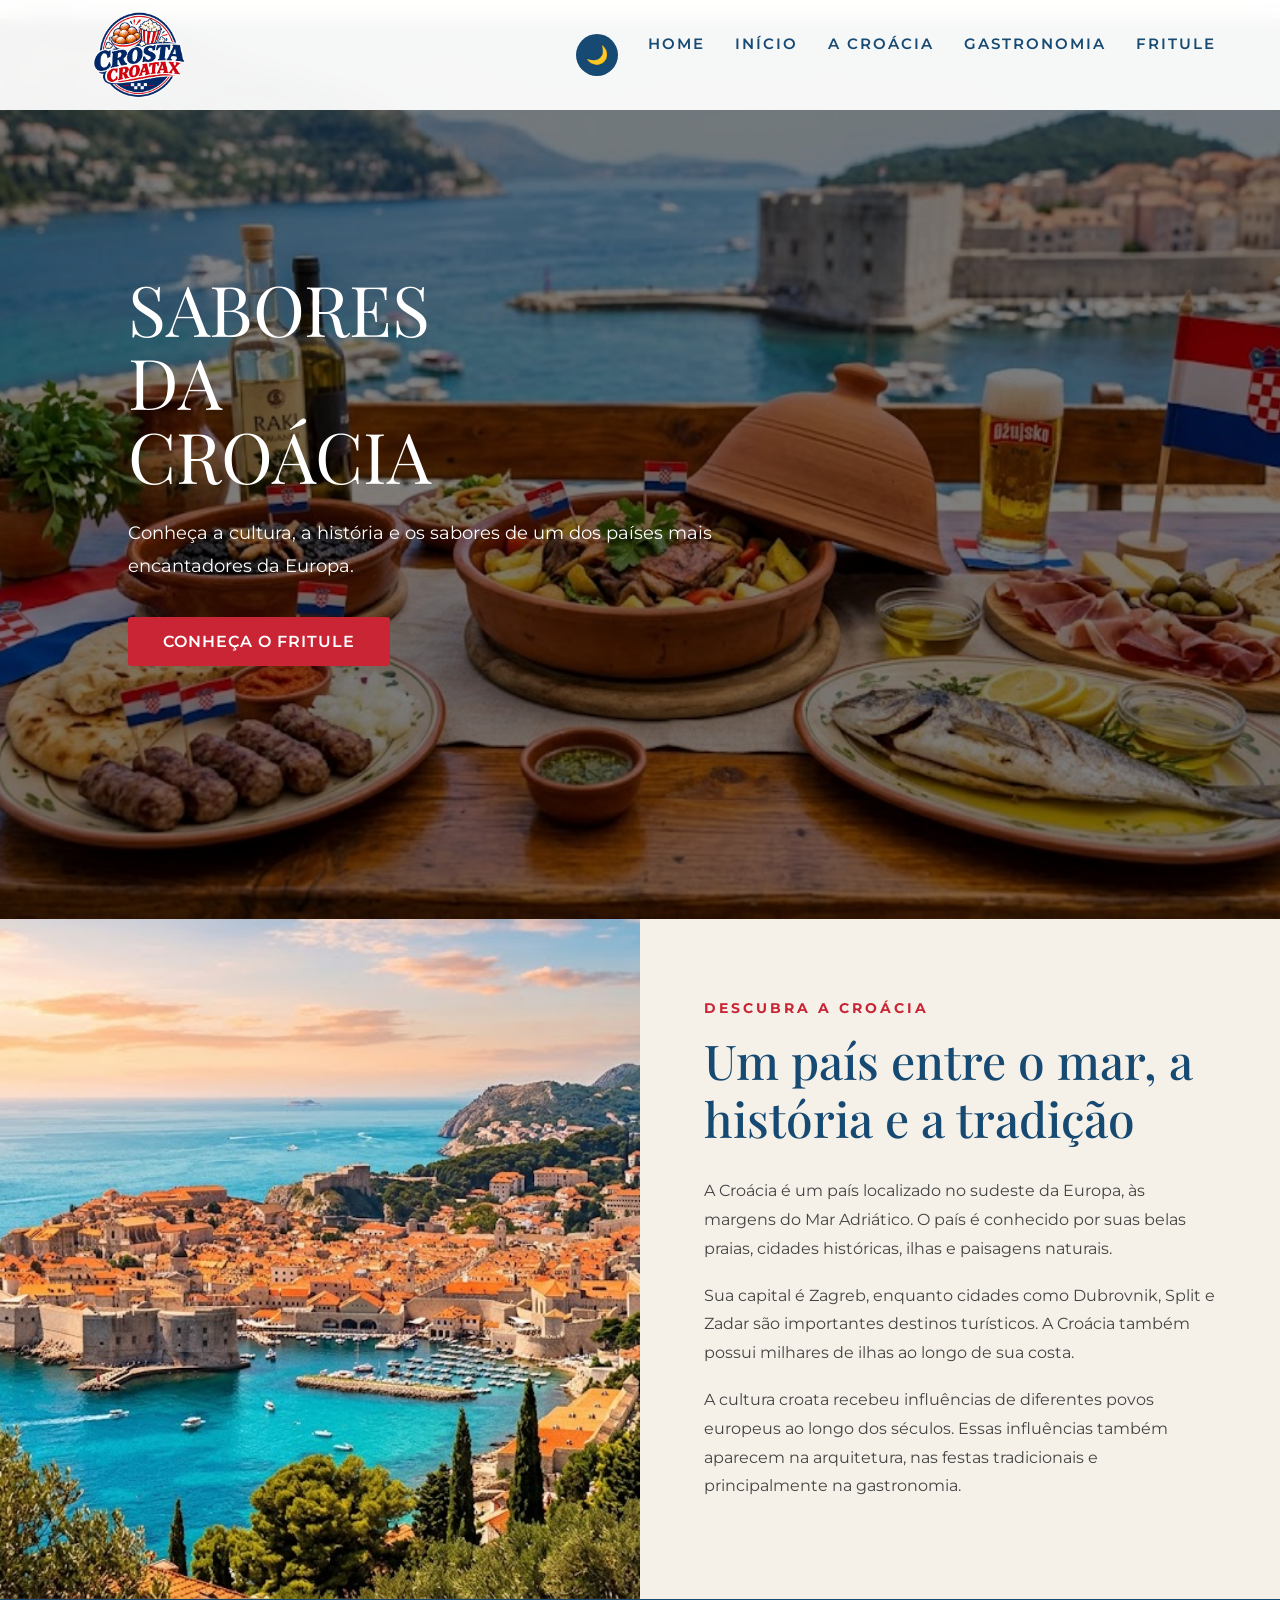
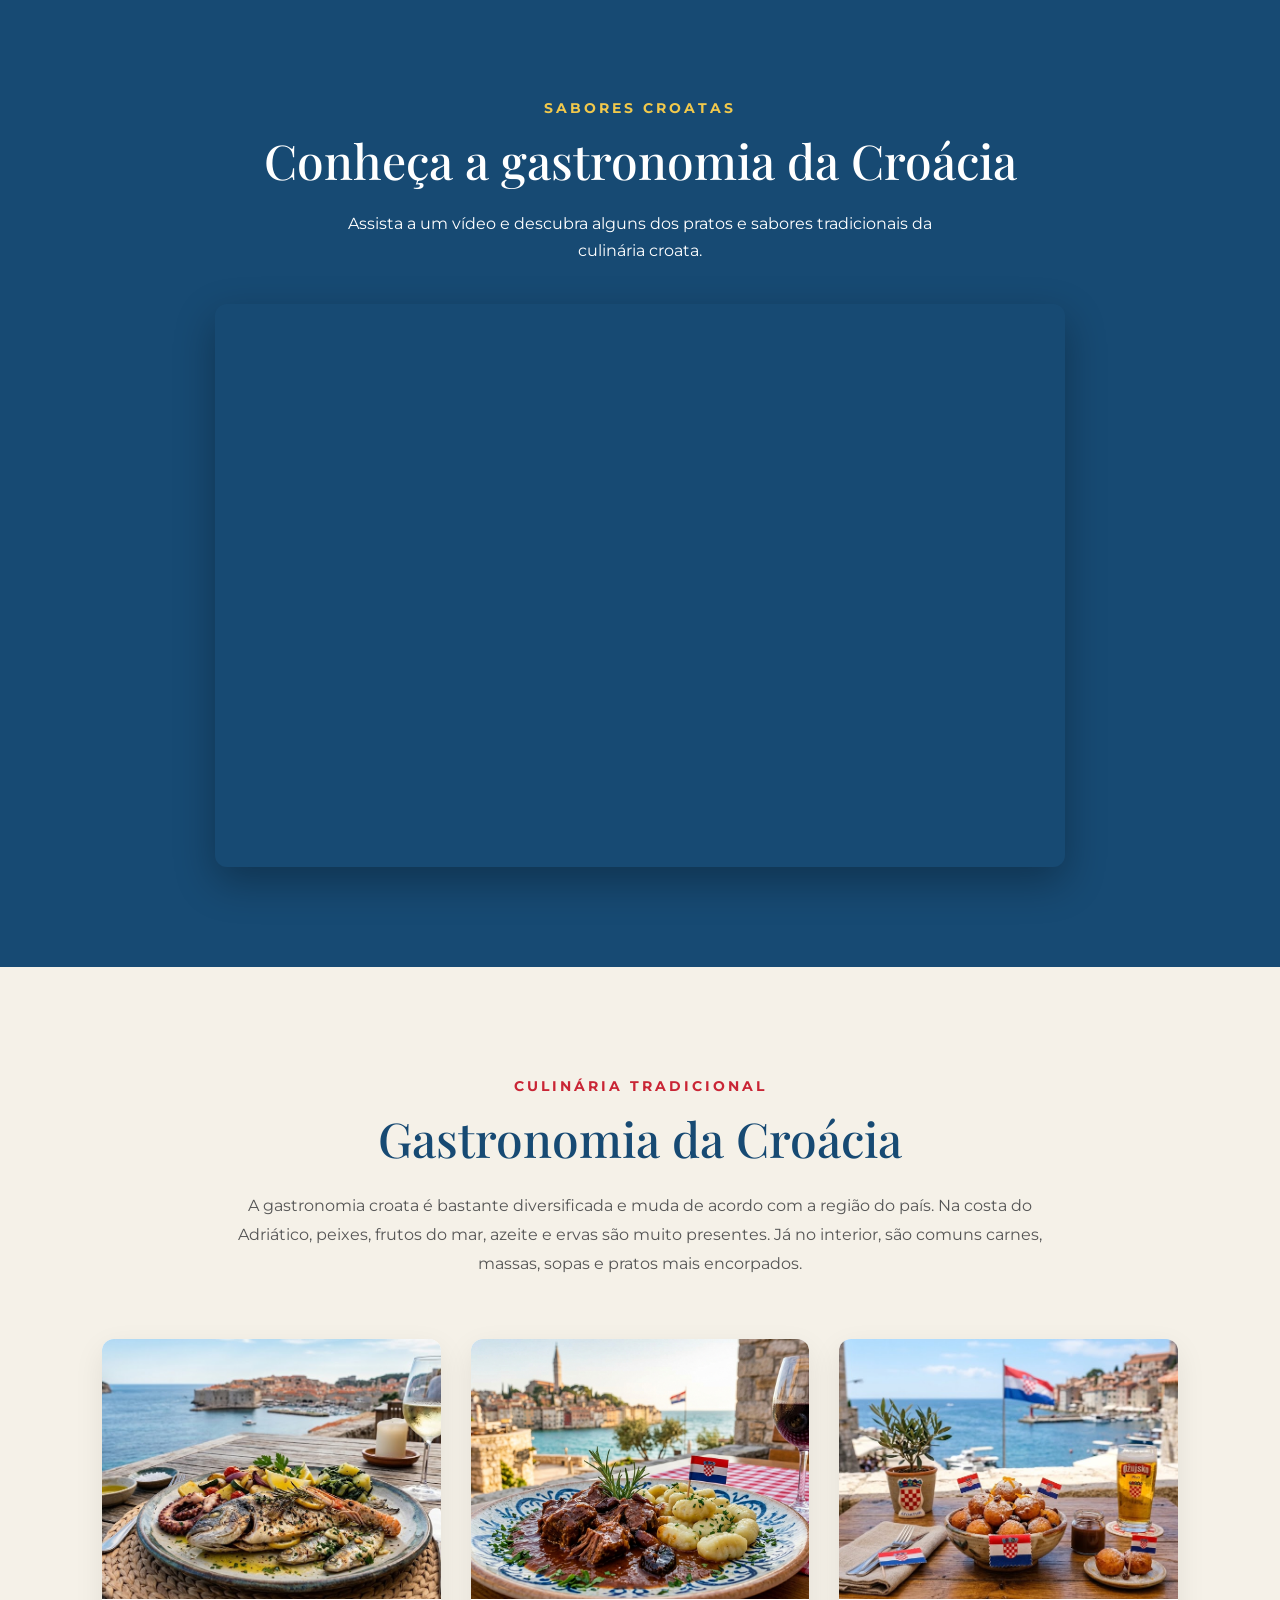
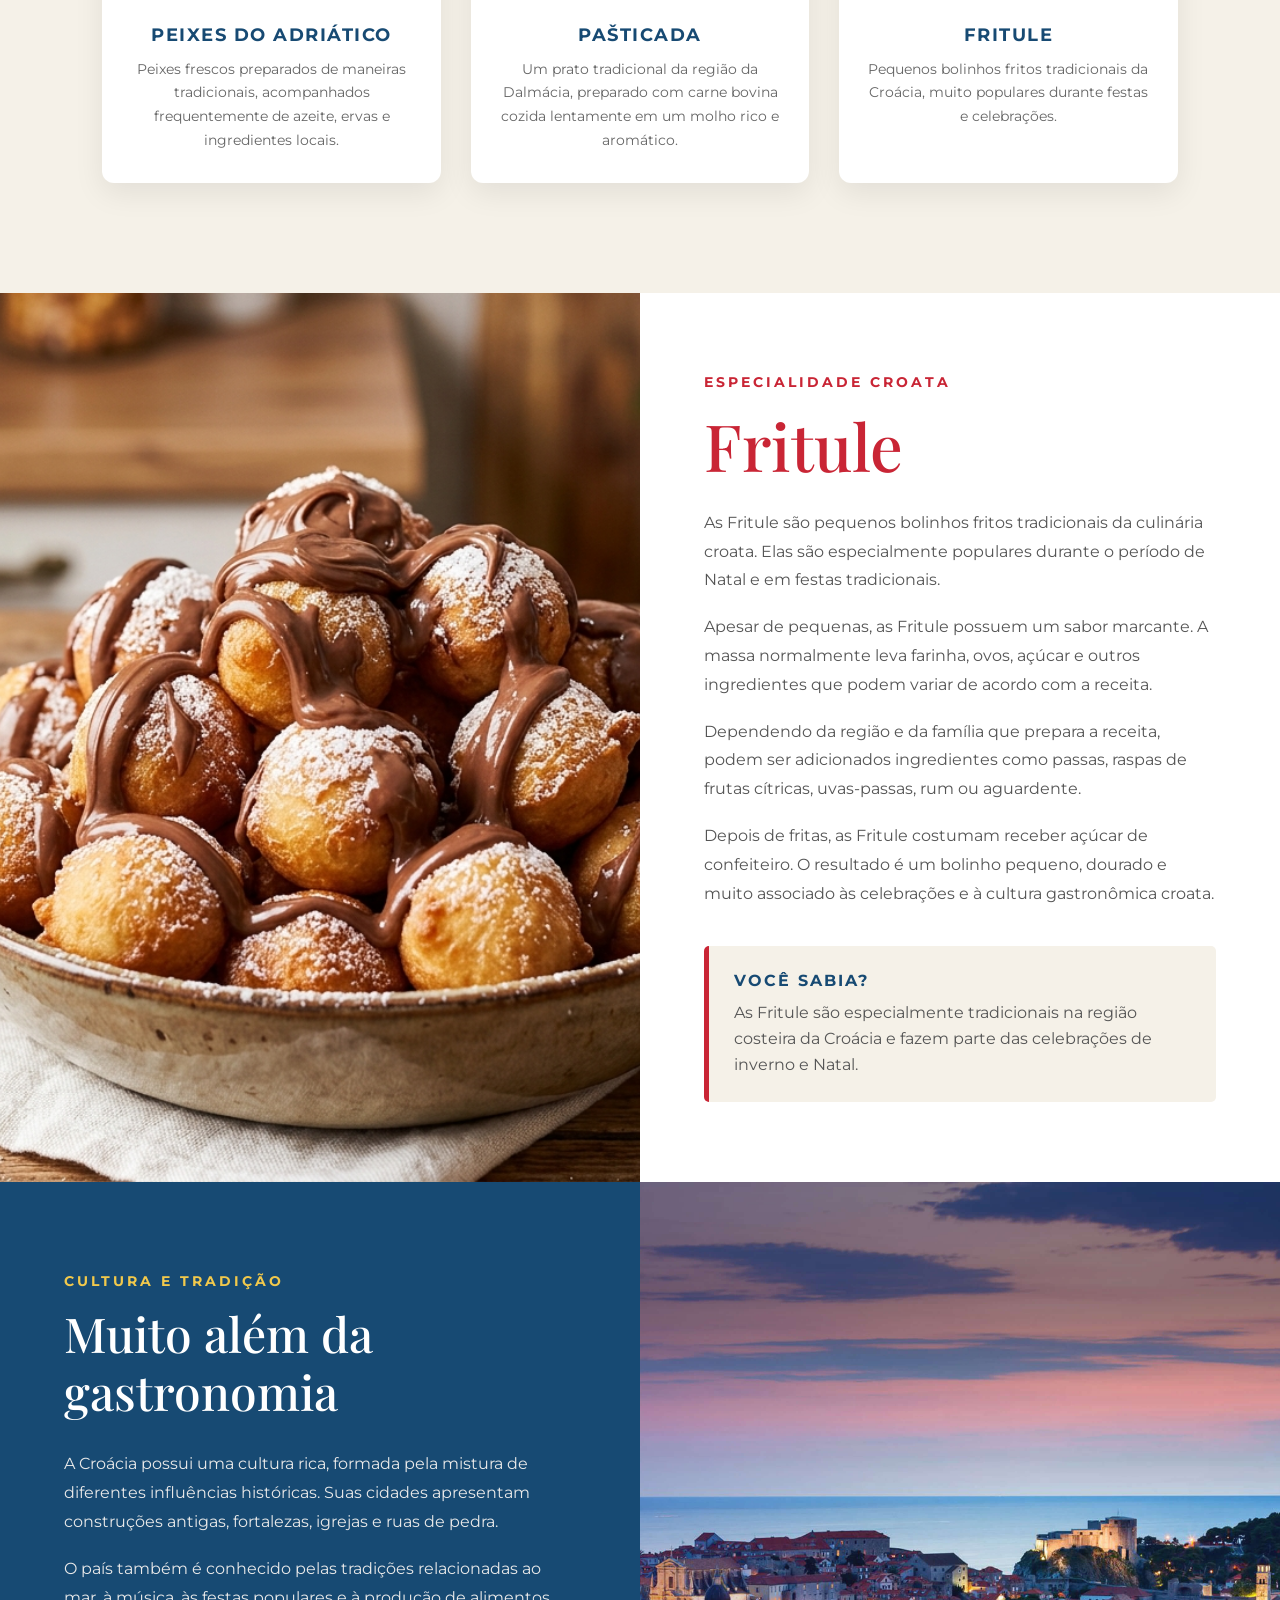
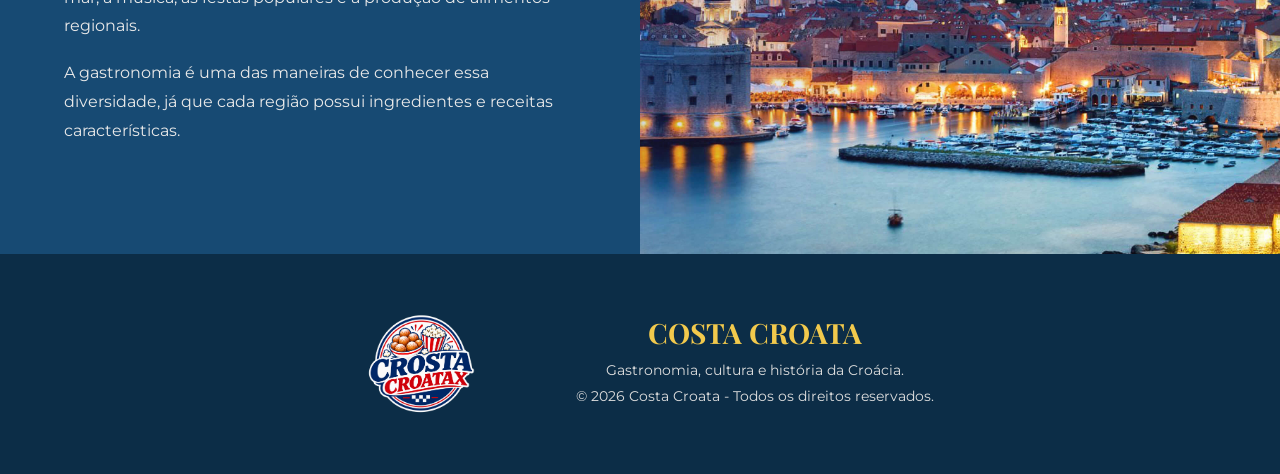
<file: CostaCroata.html>
```html
<!DOCTYPE html>
<html lang="pt-BR">

<head>
    <meta charset="UTF-8">
    <meta name="viewport" content="width=device-width, initial-scale=1.0">

    <title>Costa Croata | Gastronomia e Cultura da Croácia</title>

    <link rel="stylesheet" href="style- empreendedorismo.css
    ">

    <!-- Fontes -->
    <link rel="preconnect" href="https://fonts.googleapis.com">
    <link rel="preconnect" href="https://fonts.gstatic.com" crossorigin>

    <link href="https://fonts.googleapis.com/css2?family=Montserrat:wght@300;400;500;600;700&family=Playfair+Display:wght@400;500;600&display=swap" rel="stylesheet">
    <script src="script.js"></script>


</head>

<body>

    <!-- ================= HEADER ================= -->

    <header>

        <div class="logo">
            <!-- TROQUE A IMAGEM DO LOGO AQUI -->
            <img class="imgHeader" src="img/logo.png" alt="Costa Croata">
        </div>

        <nav>
            
            <button id="temaBtn" class="tema-btn">
            🌙
            </button>
            <a href="index.html">HOME</a>
            <a href="#inicio">INÍCIO</a>
            <a href="#croacia">A CROÁCIA</a>
            <a href="#gastronomia">GASTRONOMIA</a>
            <a href="#fritule">FRITULE</a>
        </nav>

    </header>


    <!-- ================= HERO ================= -->

    <section class="hero" id="inicio">

        <div class="overlay">

            <div class="content">

                <h1>
                    SABORES<br>
                    DA<br>
                    CROÁCIA
                </h1>

                <p>
                    Conheça a cultura, a história e os sabores
                    de um dos países mais encantadores da Europa.
                </p>

                <a href="#fritule" class="btn">
                    CONHEÇA O FRITULE
                </a>

            </div>

        </div>

    </section>


    <!-- ================= SOBRE A CROÁCIA ================= -->    

    <section class="sobre" id="croacia">

        <div class="sobre-imagem">

            <!-- TROQUE ESTA IMAGEM -->
            <img src="img/croacia.jpg" alt="Paisagem da Croácia">

        </div>

        <div class="sobre-texto">

            <span class="subtitulo">DESCUBRA A CROÁCIA</span>

            <h2>
                Um país entre o mar,
                a história e a tradição
            </h2>

            <p>
                A Croácia é um país localizado no sudeste da Europa,
                às margens do Mar Adriático. O país é conhecido por
                suas belas praias, cidades históricas, ilhas e
                paisagens naturais.
            </p>

            <p>
                Sua capital é Zagreb, enquanto cidades como Dubrovnik,
                Split e Zadar são importantes destinos turísticos.
                A Croácia também possui milhares de ilhas ao longo
                de sua costa.
            </p>

            <p>
                A cultura croata recebeu influências de diferentes
                povos europeus ao longo dos séculos. Essas influências
                também aparecem na arquitetura, nas festas tradicionais
                e principalmente na gastronomia.
            </p>

        </div>

    </section>


    <!-- ================= VÍDEO ================= -->

    <section class="video">

        <div class="ytb">

            <span class="subtitulo">SABORES CROATAS</span>

            <h2>
                Conheça a gastronomia da Croácia
            </h2>

            <p>
                Assista a um vídeo e descubra alguns dos pratos
                e sabores tradicionais da culinária croata.
            </p>

            <!--
                PARA TROCAR O VÍDEO:
                substitua o endereço dentro de src pelo endereço
                de incorporação de outro vídeo do YouTube.
            -->

            <div class="video-container">

                <iframe width="1337" height="752" src="https://www.youtube.com/embed/KZwl9VHGfdk" title="Um dia inteiro provando as MELHORES COMIDAS da Croácia 🤑 🇭🇷" frameborder="0" allow="accelerometer; autoplay; clipboard-write; encrypted-media; gyroscope; picture-in-picture; web-share" referrerpolicy="strict-origin-when-cross-origin" allowfullscreen></iframe>

            </div>

        </div>

    </section>


    <!-- ================= GASTRONOMIA ================= -->

    <section class="gastronomia" id="gastronomia">

        <span class="subtitulo">CULINÁRIA TRADICIONAL</span>

        <h2>
            Gastronomia da Croácia
        </h2>

        <p class="introducao">
            A gastronomia croata é bastante diversificada e muda
            de acordo com a região do país. Na costa do Adriático,
            peixes, frutos do mar, azeite e ervas são muito presentes.
            Já no interior, são comuns carnes, massas, sopas e pratos
            mais encorpados.
        </p>


        <div class="grid">

            <!-- PRATO 1 -->

            <div class="produto">

                <!-- TROQUE ESTA IMAGEM -->
                <img src="img/peixe-croata.jpg" alt="Peixe tradicional croata">

                <h3>PEIXES DO ADRIÁTICO</h3>

                <p>
                    Peixes frescos preparados de maneiras tradicionais,
                    acompanhados frequentemente de azeite, ervas e
                    ingredientes locais.
                </p>

            </div>


            <!-- PRATO 2 -->

            <div class="produto">

                <!-- TROQUE ESTA IMAGEM -->
                <img src="img/pasticada.jpg" alt="Pasticada croata">

                <h3>PAŠTICADA</h3>

                <p>
                    Um prato tradicional da região da Dalmácia,
                    preparado com carne bovina cozida lentamente
                    em um molho rico e aromático.
                </p>

            </div>


            <!-- PRATO 3 -->

            <div class="produto">

                <!-- TROQUE ESTA IMAGEM -->
                <img src="img/fritule.jpg" alt="Fritule croata">

                <h3>FRITULE</h3>

                <p>
                    Pequenos bolinhos fritos tradicionais da Croácia,
                    muito populares durante festas e celebrações.
                </p>

            </div>

        </div>

    </section>


    <!-- ================= FRITULE ================= -->

    <section class="fritule" id="fritule">

        <div class="fritule-imagem">

            <!-- TROQUE ESTA IMAGEM -->
            <img src="img/fritule-grande.jpg" alt="Fritule tradicional da Croácia">

        </div>


        <div class="fritule-texto">

            <span class="subtitulo">
                ESPECIALIDADE CROATA
            </span>

            <h2>
                Fritule
            </h2>

            <p>
                As Fritule são pequenos bolinhos fritos tradicionais
                da culinária croata. Elas são especialmente populares
                durante o período de Natal e em festas tradicionais.
            </p>

            <p>
                Apesar de pequenas, as Fritule possuem um sabor marcante.
                A massa normalmente leva farinha, ovos, açúcar e outros
                ingredientes que podem variar de acordo com a receita.
            </p>

            <p>
                Dependendo da região e da família que prepara a receita,
                podem ser adicionados ingredientes como passas, raspas
                de frutas cítricas, uvas-passas, rum ou aguardente.
            </p>

            <p>
                Depois de fritas, as Fritule costumam receber açúcar
                de confeiteiro. O resultado é um bolinho pequeno,
                dourado e muito associado às celebrações e à cultura
                gastronômica croata.
            </p>

            <div class="curiosidade">

                <h3>VOCÊ SABIA?</h3>

                <p>
                    As Fritule são especialmente tradicionais na região
                    costeira da Croácia e fazem parte das celebrações
                    de inverno e Natal.
                </p>

            </div>

        </div>

    </section>


    <!-- ================= CULTURA ================= -->

    <section class="cultura">

        <div class="cultura-texto">

            <span class="subtitulo">
                CULTURA E TRADIÇÃO
            </span>

            <h2>
                Muito além da gastronomia
            </h2>

            <p>
                A Croácia possui uma cultura rica, formada pela mistura
                de diferentes influências históricas. Suas cidades
                apresentam construções antigas, fortalezas, igrejas
                e ruas de pedra.
            </p>

            <p>
                O país também é conhecido pelas tradições relacionadas
                ao mar, à música, às festas populares e à produção
                de alimentos regionais.
            </p>

            <p>
                A gastronomia é uma das maneiras de conhecer essa
                diversidade, já que cada região possui ingredientes
                e receitas características.
            </p>

        </div>

        <div class="cultura-imagem">

            
            <img src="img/dubrovnik.jpg" alt="Cidade de Dubrovnik na Croácia">

        </div>

    </section>



    <footer>

        <div class="footer-logo">

            <!-- TROQUE ESTA IMAGEM -->
            <img src="img/logo.png" alt="Costa Croata">

        </div>

        <div class="footer-text">

            <h3>COSTA CROATA</h3>

            <p>
                Gastronomia, cultura e história da Croácia.
            </p>

            <p>
                © 2026 Costa Croata - Todos os direitos reservados.
            </p>

        </div>

    </footer>


</body>

</html>
</file>
<file: style- empreendedorismo.css>
/* =========================================
   CONFIGURAÇÕES GERAIS
========================================= */

* {
    margin: 0;
    padding: 0;
    box-sizing: border-box;
}

html {
    scroll-behavior: smooth;
}

body {
    background: #f5f1e8;
    color: #222;
    font-family: "Montserrat", sans-serif;
}

img {
    max-width: 100%;
    display: block;
}


/* =========================================
   HEADER
========================================= */

header {
    width: 100%;
    height: 110px;

    position: fixed;
    top: 0;
    left: 0;

    z-index: 1000;

    display: flex;
    align-items: center;
    justify-content: space-between;

    padding: 10px 5%;

    background: rgba(255, 255, 255, 0.94);
    backdrop-filter: blur(8px);

    a{
        text-decoration: none;
        color: #111820;
    }

}

.logo {
    display: flex;
    align-items: center;
}

.imgHeader {
    width: 150px;
    height: 90px;

    object-fit: contain;
}


/* =========================================
   MENU
========================================= */

nav {
    display: flex;
    gap: 30px;
}

nav a {
    position: relative;

    text-decoration: none;

    color: #174a73;

    font-family: "Montserrat", sans-serif;

    font-size: 15px;
    font-weight: 600;

    letter-spacing: 2px;

    transition: 0.3s;
}

nav a:hover {
    color: #c92535;
}

nav a::after {
    content: "";

    position: absolute;

    left: 0;
    bottom: -7px;

    width: 0;
    height: 2px;

    background: #c92535;

    transition: 0.3s;
}

nav a:hover::after {
    width: 100%;
}


/* =========================================
   HERO
========================================= */

.hero {
    height: 100vh;
    min-height: 650px;

    /* IMAGEM DE FUNDO */
    background-image: url("img/croacia-hero.jpg");

    background-size: cover;
    background-position: center;
    background-repeat: no-repeat;

    position: relative;
}

.overlay {
    width: 100%;
    height: 100%;

    display: flex;
    align-items: center;

    /* camada escura sobre a imagem */
    background: rgba(0, 0, 0, 0.50);

    position: absolute;
    top: 0;
    left: 0;
}

.content {
    max-width: 700px;

    margin-left: 10%;

    color: white;

    position: relative;
    z-index: 2;
}

.content h1 {
    font-family: "Playfair Display", serif;

    font-size: 70px;
    font-weight: 400;

    line-height: 1.05;

    margin-bottom: 25px;
}

.content p {
    max-width: 600px;

    font-size: 18px;

    line-height: 1.8;

    margin-bottom: 35px;
}

.btn {
    display: inline-block;

    padding: 15px 35px;

    background: #c92535;
    color: white;

    text-decoration: none;

    font-weight: 600;

    letter-spacing: 1px;

    border-radius: 3px;

    transition: 0.3s;
}

.btn:hover {
    background: #174a73;

    transform: translateY(-3px);
}


/* =========================================
   TEXTOS PADRÃO
========================================= */

.subtitulo {
    display: block;

    color: #c92535;

    font-size: 14px;
    font-weight: 700;

    letter-spacing: 3px;

    margin-bottom: 15px;
}

h2 {
    font-family: "Playfair Display", serif;

    font-size: 48px;

    font-weight: 500;

    line-height: 1.2;
}


/* =========================================
   SOBRE A CROÁCIA
========================================= */

.sobre {
    display: grid;

    grid-template-columns: 1fr 1fr;

    min-height: 650px;

    background: #f5f1e8;
}

.sobre-imagem {
    min-height: 600px;
}

.sobre-imagem img {
    width: 100%;
    height: 100%;

    object-fit: cover;
}

.sobre-texto {
    display: flex;

    flex-direction: column;

    justify-content: center;

    padding: 80px 10%;
}

.sobre-texto h2 {
    color: #174a73;

    margin-bottom: 30px;
}

.sobre-texto p {
    font-size: 16px;

    line-height: 1.8;

    margin-bottom: 18px;

    color: #444;
}


/* =========================================
   VÍDEO
========================================= */

.video {
    padding: 100px 8%;

    background: #174a73;

    color: white;
}

.ytb {
    max-width: 1000px;

    margin: auto;

    text-align: center;
}

.ytb .subtitulo {
    color: #f2c94c;
}

.ytb h2 {
    margin-bottom: 20px;
}

.ytb > p {
    max-width: 650px;

    margin: 0 auto 40px;

    line-height: 1.7;
}

.video-container {
    position: relative;

    width: 100%;

    max-width: 850px;

    margin: auto;

    padding-bottom: 56.25%;

    height: 0;

    overflow: hidden;

    border-radius: 12px;

    box-shadow: 0 15px 40px rgba(0, 0, 0, 0.3);
}

.video-container iframe {
    position: absolute;

    top: 0;
    left: 0;

    width: 100%;
    height: 100%;
}


/* =========================================
   GASTRONOMIA
========================================= */

.gastronomia {
    padding: 110px 8%;

    background: #f5f1e8;

    text-align: center;
}

.gastronomia h2 {
    color: #174a73;

    margin-bottom: 25px;
}

.introducao {
    max-width: 850px;

    margin: 0 auto 60px;

    line-height: 1.8;

    color: #555;
}


/* =========================================
   CARDS
========================================= */

.grid {
    display: grid;

    grid-template-columns:
        repeat(3, 1fr);

    gap: 30px;

    max-width: 1200px;

    margin: auto;
}

.produto {
    overflow: hidden;

    background: white;

    border-radius: 12px;

    box-shadow:
        0 10px 30px rgba(0, 0, 0, 0.08);

    transition: 0.3s;
}

.produto:hover {
    transform: translateY(-8px);

    box-shadow:
        0 18px 35px rgba(0, 0, 0, 0.15);
}

.produto img {
    width: 100%;
    height: 260px;

    object-fit: cover;
}

.produto h3 {
    margin: 25px 15px 12px;

    color: #174a73;

    font-size: 18px;

    letter-spacing: 1.5px;
}

.produto p {
    padding: 0 25px 30px;

    color: #666;

    font-size: 14px;

    line-height: 1.7;
}


/* =========================================
   FRITULE
========================================= */

.fritule {
    display: grid;

    grid-template-columns: 1fr 1fr;

    background: #ffffff;
}

.fritule-imagem {
    min-height: 700px;
}

.fritule-imagem img {
    width: 100%;
    height: 100%;

    object-fit: cover;
}

.fritule-texto {
    padding: 80px 10%;

    display: flex;

    flex-direction: column;

    justify-content: center;
}

.fritule-texto h2 {
    color: #c92535;

    font-size: 65px;

    margin-bottom: 25px;
}

.fritule-texto > p {
    color: #555;

    line-height: 1.8;

    margin-bottom: 18px;
}


/* =========================================
   CURIOSIDADE
========================================= */

.curiosidade {
    margin-top: 20px;

    padding: 25px;

    background: #f5f1e8;

    border-left: 5px solid #c92535;

    border-radius: 5px;
}

.curiosidade h3 {
    color: #174a73;

    margin-bottom: 10px;

    font-size: 16px;

    letter-spacing: 2px;
}

.curiosidade p {
    color: #555;

    line-height: 1.6;
}


/* =========================================
   CULTURA
========================================= */

.cultura {
    display: grid;

    grid-template-columns: 1fr 1fr;

    background: #174a73;

    color: white;
}

.cultura-texto {
    padding: 90px 10%;

    display: flex;

    flex-direction: column;

    justify-content: center;
}

.cultura-texto .subtitulo {
    color: #f2c94c;
}

.cultura-texto h2 {
    margin-bottom: 30px;
}

.cultura-texto p {
    line-height: 1.8;

    margin-bottom: 18px;

    color: #e9e9e9;
}

.cultura-imagem {
    min-height: 600px;
}

.cultura-imagem img {
    width: 100%;
    height: 100%;

    object-fit: cover;
}


/* =========================================
   FOOTER
========================================= */

footer {
    min-height: 220px;

    padding: 50px 8%;

    background: #0c2d47;

    color: white;

    display: flex;

    align-items: center;

    justify-content: center;

    gap: 80px;

    text-align: center;
}

.footer-logo img {
    width: 150px;
    height: 100px;

    object-fit: contain;
}

.footer-text h3 {
    color: #f2c94c;

    font-family: "Playfair Display", serif;

    font-size: 28px;

    margin-bottom: 10px;
}

.footer-text p {
    margin: 8px 0;

    color: #ddd;

    font-size: 14px;
}


/* =========================================
   RESPONSIVIDADE
========================================= */

@media (max-width: 900px) {

    header {
        height: auto;

        flex-direction: column;

        padding: 10px;
    }

    .imgHeader {
        width: 110px;
        height: 70px;
    }

    nav {
        gap: 15px;

        flex-wrap: wrap;

        justify-content: center;

        padding-bottom: 10px;
    }

    nav a {
        font-size: 11px;

        letter-spacing: 1px;
    }

    .content {
        margin: 0 8%;
    }

    .content h1 {
        font-size: 48px;
    }

    .sobre,
    .fritule,
    .cultura {
        grid-template-columns: 1fr;
    }

    .sobre-imagem,
    .fritule-imagem,
    .cultura-imagem {
        min-height: 400px;
    }

    .grid {
        grid-template-columns: 1fr;
    }

    h2 {
        font-size: 38px;
    }

    .fritule-texto h2 {
        font-size: 50px;
    }

    footer {
        flex-direction: column;

        gap: 25px;
    }
}


@media (max-width: 600px) {

    .hero {
        background-attachment: scroll;
    }

    .content h1 {
        font-size: 40px;
    }

    .content p {
        font-size: 15px;
    }

    .sobre-texto,
    .fritule-texto,
    .cultura-texto {
        padding: 60px 8%;
    }

    .gastronomia,
    .video {
        padding: 70px 6%;
    }

    .produto img {
        height: 220px;
    }

}



/* =========================================
   BOTÃO DE TEMA
========================================= */

.tema-btn {
    border: none;

    background: #174a73;

    color: white;

    width: 42px;
    height: 42px;

    border-radius: 50%;

    cursor: pointer;

    font-size: 18px;

    transition: 0.3s;
}

.tema-btn:hover {
    transform: rotate(20deg) scale(1.1);

    background: #c92535;
}


/* =========================================
   ANIMAÇÃO DAS SEÇÕES
========================================= */

.animacao {
    opacity: 0;

    transform: translateY(50px);

    transition:
        opacity 0.8s ease,
        transform 0.8s ease;
}

.mostrar {
    opacity: 1;

    transform: translateY(0);
}


/* =========================================
   BOTÃO VOLTAR AO TOPO
========================================= */

.topo-btn {
    position: fixed;

    right: 25px;
    bottom: 25px;

    width: 50px;
    height: 50px;

    border: none;

    border-radius: 50%;

    background: #c92535;

    color: white;

    font-size: 25px;

    cursor: pointer;

    opacity: 0;

    visibility: hidden;

    transition: 0.3s;

    z-index: 9999;
}

.mostrar-topo {
    opacity: 1;

    visibility: visible;
}

.topo-btn:hover {
    background: #174a73;

    transform: translateY(-5px);
}


/* =========================================
   MODO ESCURO
========================================= */

body.modo-escuro {
    background: #111820;

    color: white;
}

body.modo-escuro .sobre {
    background: #111820;
}

body.modo-escuro .sobre-texto p {
    color: #ddd;
}

body.modo-escuro .gastronomia {
    background: #111820;
}

body.modo-escuro .introducao {
    color: #ccc;
}

body.modo-escuro .produto {
    background: #1c2730;
}

body.modo-escuro .produto p {
    color: #ddd;
}

body.modo-escuro .fritule {
    background: #18232c;
}

body.modo-escuro .fritule-texto > p {
    color: #ddd;
}

body.modo-escuro .curiosidade {
    background: #111820;
}

body.modo-escuro header {
    background: rgba(17, 24, 32, 0.95);
}


/* =========================================
RESPONSIVIDADE DO BOTÃO
========================================= */

@media (max-width: 900px) {

    .tema-btn {
        margin-top: 5px;
    }

}
</file>
